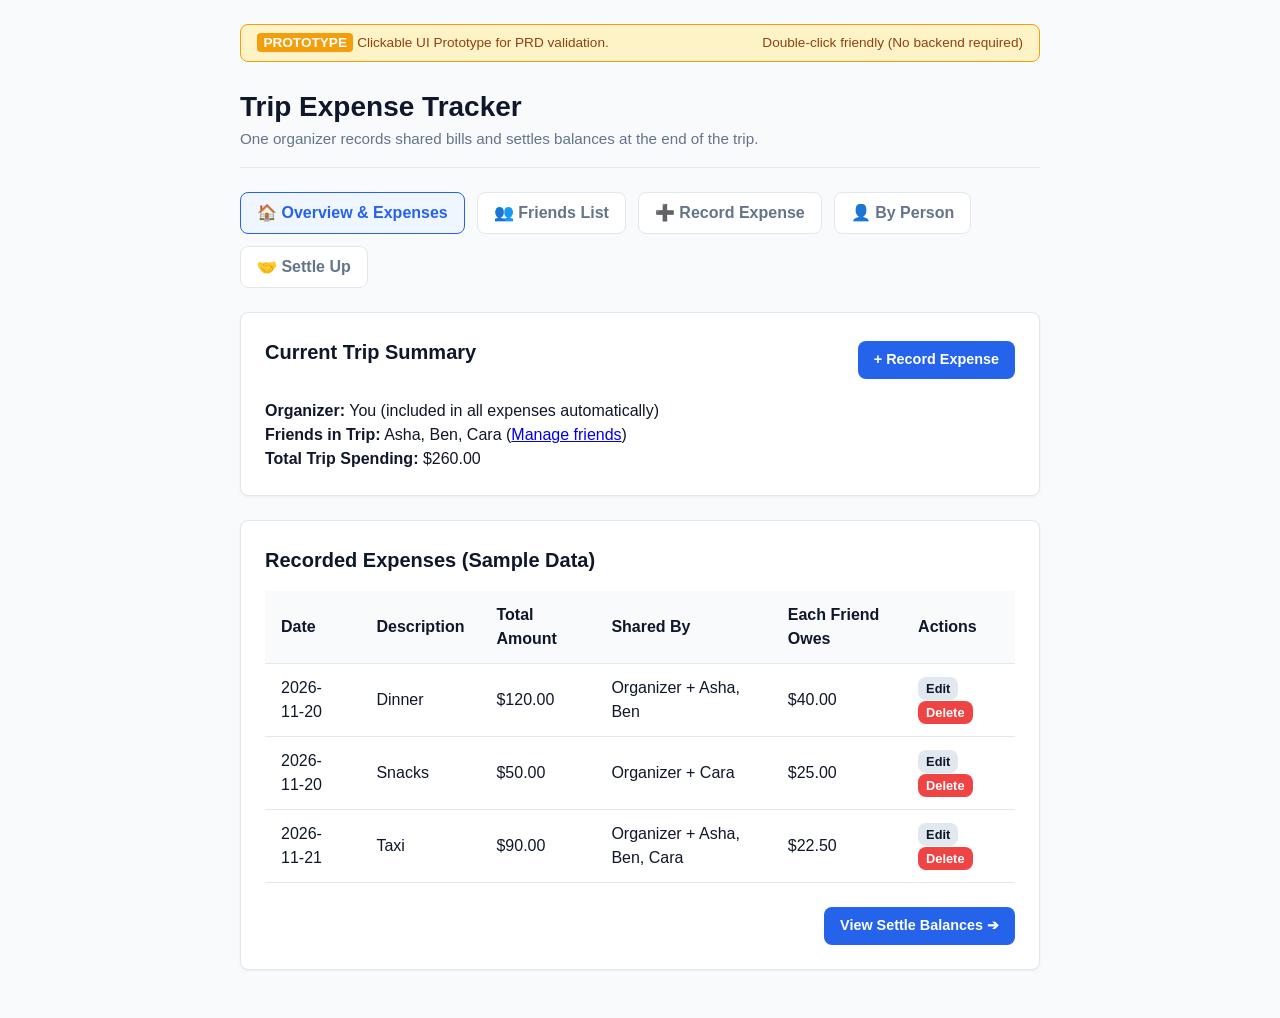
<file: prototype/index.html>
<!DOCTYPE html>
<html lang="en">
<head>
  <meta charset="utf-8">
  <title>Trip Expense Tracker — Prototype</title>
  <link rel="stylesheet" href="style.css">
</head>
<body>
  <div class="container">
    <div class="prototype-banner">
      <span><span class="prototype-tag">PROTOTYPE</span> Clickable UI Prototype for PRD validation.</span>
      <span>Double-click friendly (No backend required)</span>
    </div>

    <header class="page-header">
      <h1>Trip Expense Tracker</h1>
      <p class="subtitle">One organizer records shared bills and settles balances at the end of the trip.</p>
    </header>

    <nav class="nav-bar">
      <a href="index.html" class="nav-link active">🏠 Overview & Expenses</a>
      <a href="friends.html" class="nav-link">👥 Friends List</a>
      <a href="add-expense.html" class="nav-link">➕ Record Expense</a>
      <a href="by-person.html" class="nav-link">👤 By Person</a>
      <a href="settle.html" class="nav-link">🤝 Settle Up</a>
    </nav>

    <div class="card">
      <div style="display: flex; justify-content: space-between; align-items: center; margin-bottom: 1rem;">
        <h2>Current Trip Summary</h2>
        <a href="add-expense.html" class="btn">+ Record Expense</a>
      </div>
      <p><strong>Organizer:</strong> You (included in all expenses automatically)</p>
      <p><strong>Friends in Trip:</strong> Asha, Ben, Cara (<a href="friends.html">Manage friends</a>)</p>
      <p><strong>Total Trip Spending:</strong> $260.00</p>
    </div>

    <div class="card">
      <h2>Recorded Expenses (Sample Data)</h2>
      <table class="table">
        <thead>
          <tr>
            <th>Date</th>
            <th>Description</th>
            <th>Total Amount</th>
            <th>Shared By</th>
            <th>Each Friend Owes</th>
            <th>Actions</th>
          </tr>
        </thead>
        <tbody>
          <tr>
            <td>2026-11-20</td>
            <td>Dinner</td>
            <td>$120.00</td>
            <td>Organizer + Asha, Ben</td>
            <td>$40.00</td>
            <td>
              <button class="btn btn-secondary btn-sm" onclick="alert('Prototype: Edit expense modal')">Edit</button>
              <button class="btn btn-danger btn-sm" onclick="alert('Prototype: Delete expense')">Delete</button>
            </td>
          </tr>
          <tr>
            <td>2026-11-20</td>
            <td>Snacks</td>
            <td>$50.00</td>
            <td>Organizer + Cara</td>
            <td>$25.00</td>
            <td>
              <button class="btn btn-secondary btn-sm" onclick="alert('Prototype: Edit expense modal')">Edit</button>
              <button class="btn btn-danger btn-sm" onclick="alert('Prototype: Delete expense')">Delete</button>
            </td>
          </tr>
          <tr>
            <td>2026-11-21</td>
            <td>Taxi</td>
            <td>$90.00</td>
            <td>Organizer + Asha, Ben, Cara</td>
            <td>$22.50</td>
            <td>
              <button class="btn btn-secondary btn-sm" onclick="alert('Prototype: Edit expense modal')">Edit</button>
              <button class="btn btn-danger btn-sm" onclick="alert('Prototype: Delete expense')">Delete</button>
            </td>
          </tr>
        </tbody>
      </table>
      <div style="margin-top: 1.5rem; text-align: right;">
        <a href="settle.html" class="btn">View Settle Balances ➔</a>
      </div>
    </div>
  </div>
</body>
</html>
</file>
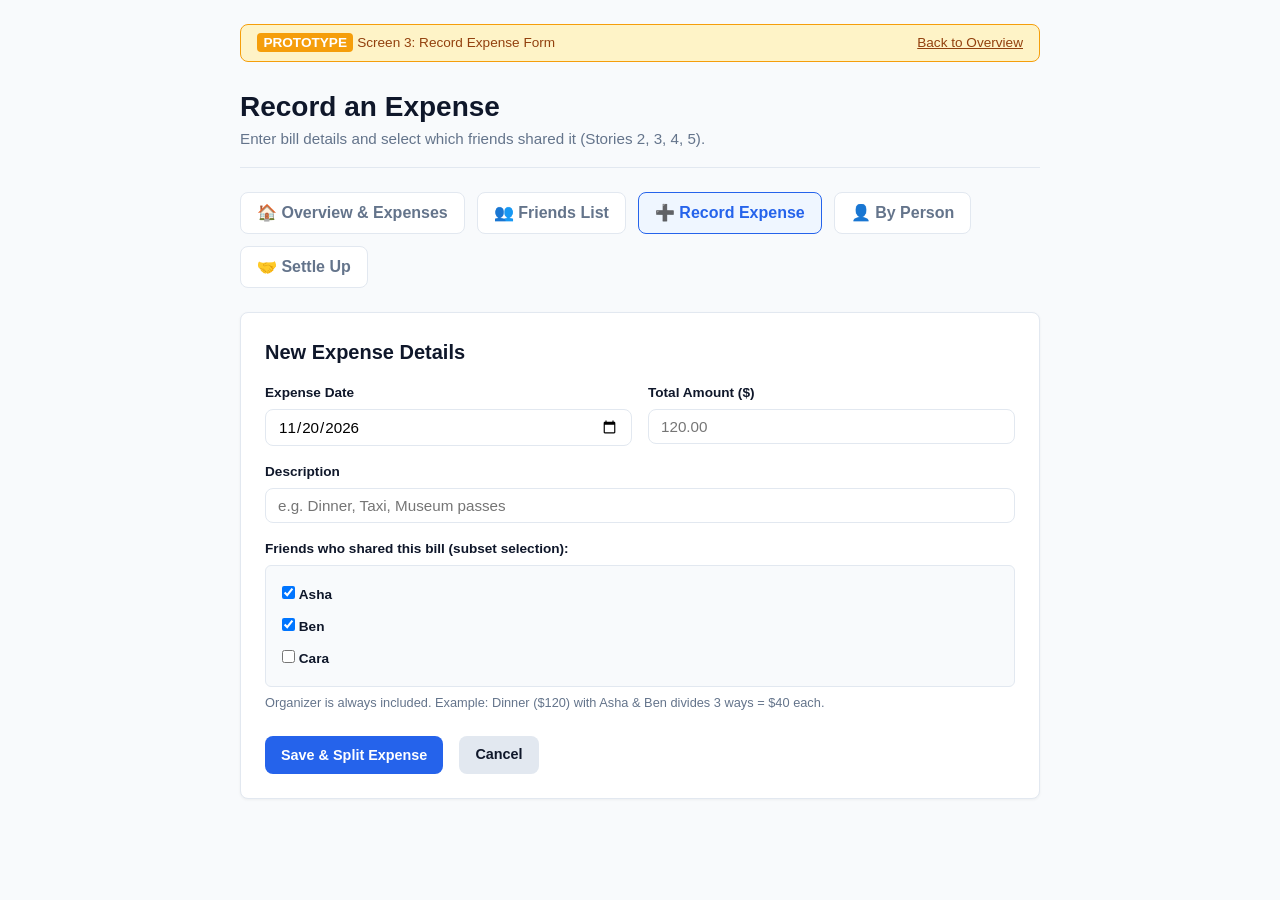
<file: prototype/add-expense.html>
<!DOCTYPE html>
<html lang="en">
<head>
  <meta charset="utf-8">
  <title>Record Expense — Prototype</title>
  <link rel="stylesheet" href="style.css">
</head>
<body>
  <div class="container">
    <div class="prototype-banner">
      <span><span class="prototype-tag">PROTOTYPE</span> Screen 3: Record Expense Form</span>
      <a href="index.html" style="color: inherit; text-decoration: underline;">Back to Overview</a>
    </div>

    <header class="page-header">
      <h1>Record an Expense</h1>
      <p class="subtitle">Enter bill details and select which friends shared it (Stories 2, 3, 4, 5).</p>
    </header>

    <nav class="nav-bar">
      <a href="index.html" class="nav-link">🏠 Overview & Expenses</a>
      <a href="friends.html" class="nav-link">👥 Friends List</a>
      <a href="add-expense.html" class="nav-link active">➕ Record Expense</a>
      <a href="by-person.html" class="nav-link">👤 By Person</a>
      <a href="settle.html" class="nav-link">🤝 Settle Up</a>
    </nav>

    <div class="card">
      <h2>New Expense Details</h2>
      <form onsubmit="event.preventDefault(); alert('Prototype: Expense saved! Redirecting to Overview.'); window.location.href='index.html';">
        <div class="row">
          <div class="form-group" style="flex: 1;">
            <label for="date">Expense Date</label>
            <input type="date" id="date" value="2026-11-20" required>
          </div>
          <div class="form-group" style="flex: 1;">
            <label for="amount">Total Amount ($)</label>
            <input type="number" id="amount" step="0.01" min="0.01" placeholder="120.00" required>
          </div>
        </div>

        <div class="form-group">
          <label for="desc">Description</label>
          <input type="text" id="desc" placeholder="e.g. Dinner, Taxi, Museum passes" required>
        </div>

        <div class="form-group">
          <label>Friends who shared this bill (subset selection):</label>
          <div style="background: #f8fafc; padding: 1rem; border: 1px solid var(--border); border-radius: 6px;">
            <div style="margin-bottom: 0.5rem;">
              <label style="display: inline; font-weight: normal;">
                <input type="checkbox" checked> <strong>Asha</strong>
              </label>
            </div>
            <div style="margin-bottom: 0.5rem;">
              <label style="display: inline; font-weight: normal;">
                <input type="checkbox" checked> <strong>Ben</strong>
              </label>
            </div>
            <div>
              <label style="display: inline; font-weight: normal;">
                <input type="checkbox"> <strong>Cara</strong>
              </label>
            </div>
          </div>
          <p class="hint">Organizer is always included. Example: Dinner ($120) with Asha & Ben divides 3 ways = $40 each.</p>
        </div>

        <div style="margin-top: 1.5rem; display: flex; gap: 1rem;">
          <button type="submit" class="btn">Save & Split Expense</button>
          <a href="index.html" class="btn btn-secondary">Cancel</a>
        </div>
      </form>
    </div>
  </div>
</body>
</html>
</file>
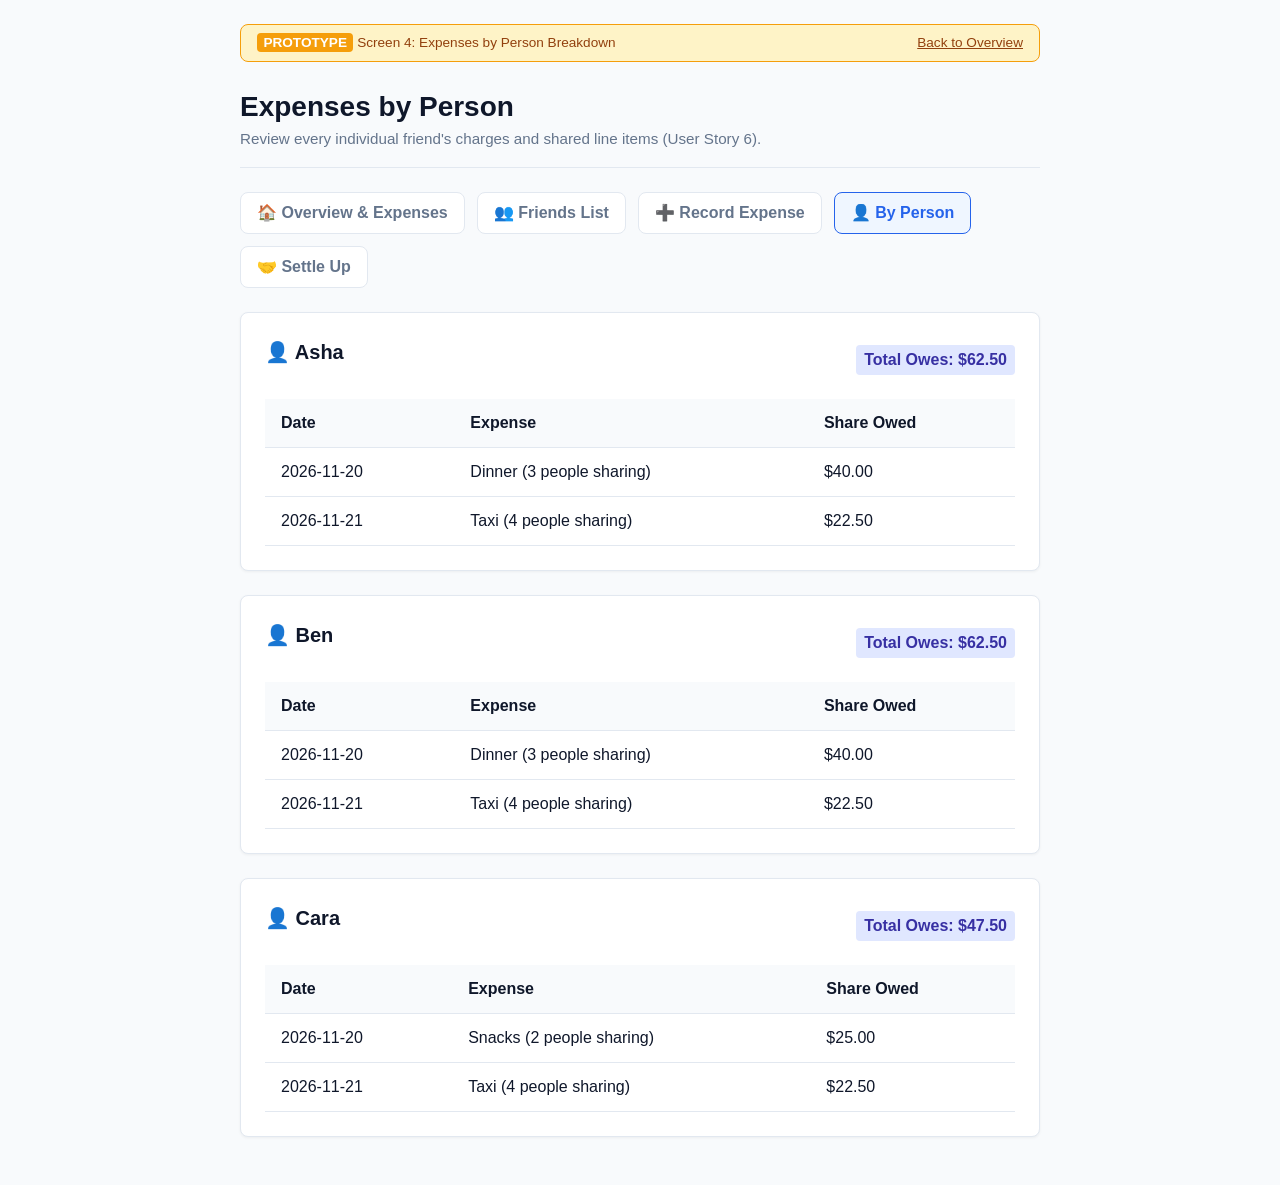
<file: prototype/by-person.html>
<!DOCTYPE html>
<html lang="en">
<head>
  <meta charset="utf-8">
  <title>Expenses by Person — Prototype</title>
  <link rel="stylesheet" href="style.css">
</head>
<body>
  <div class="container">
    <div class="prototype-banner">
      <span><span class="prototype-tag">PROTOTYPE</span> Screen 4: Expenses by Person Breakdown</span>
      <a href="index.html" style="color: inherit; text-decoration: underline;">Back to Overview</a>
    </div>

    <header class="page-header">
      <h1>Expenses by Person</h1>
      <p class="subtitle">Review every individual friend's charges and shared line items (User Story 6).</p>
    </header>

    <nav class="nav-bar">
      <a href="index.html" class="nav-link">🏠 Overview & Expenses</a>
      <a href="friends.html" class="nav-link">👥 Friends List</a>
      <a href="add-expense.html" class="nav-link">➕ Record Expense</a>
      <a href="by-person.html" class="nav-link active">👤 By Person</a>
      <a href="settle.html" class="nav-link">🤝 Settle Up</a>
    </nav>

    <!-- Person 1: Asha -->
    <div class="card">
      <div style="display: flex; justify-content: space-between; align-items: center;">
        <h2>👤 Asha</h2>
        <span class="badge" style="font-size: 1rem;">Total Owes: $62.50</span>
      </div>
      <table class="table">
        <thead>
          <tr>
            <th>Date</th>
            <th>Expense</th>
            <th>Share Owed</th>
          </tr>
        </thead>
        <tbody>
          <tr>
            <td>2026-11-20</td>
            <td>Dinner (3 people sharing)</td>
            <td>$40.00</td>
          </tr>
          <tr>
            <td>2026-11-21</td>
            <td>Taxi (4 people sharing)</td>
            <td>$22.50</td>
          </tr>
        </tbody>
      </table>
    </div>

    <!-- Person 2: Ben -->
    <div class="card">
      <div style="display: flex; justify-content: space-between; align-items: center;">
        <h2>👤 Ben</h2>
        <span class="badge" style="font-size: 1rem;">Total Owes: $62.50</span>
      </div>
      <table class="table">
        <thead>
          <tr>
            <th>Date</th>
            <th>Expense</th>
            <th>Share Owed</th>
          </tr>
        </thead>
        <tbody>
          <tr>
            <td>2026-11-20</td>
            <td>Dinner (3 people sharing)</td>
            <td>$40.00</td>
          </tr>
          <tr>
            <td>2026-11-21</td>
            <td>Taxi (4 people sharing)</td>
            <td>$22.50</td>
          </tr>
        </tbody>
      </table>
    </div>

    <!-- Person 3: Cara -->
    <div class="card">
      <div style="display: flex; justify-content: space-between; align-items: center;">
        <h2>👤 Cara</h2>
        <span class="badge" style="font-size: 1rem;">Total Owes: $47.50</span>
      </div>
      <table class="table">
        <thead>
          <tr>
            <th>Date</th>
            <th>Expense</th>
            <th>Share Owed</th>
          </tr>
        </thead>
        <tbody>
          <tr>
            <td>2026-11-20</td>
            <td>Snacks (2 people sharing)</td>
            <td>$25.00</td>
          </tr>
          <tr>
            <td>2026-11-21</td>
            <td>Taxi (4 people sharing)</td>
            <td>$22.50</td>
          </tr>
        </tbody>
      </table>
    </div>
  </div>
</body>
</html>
</file>
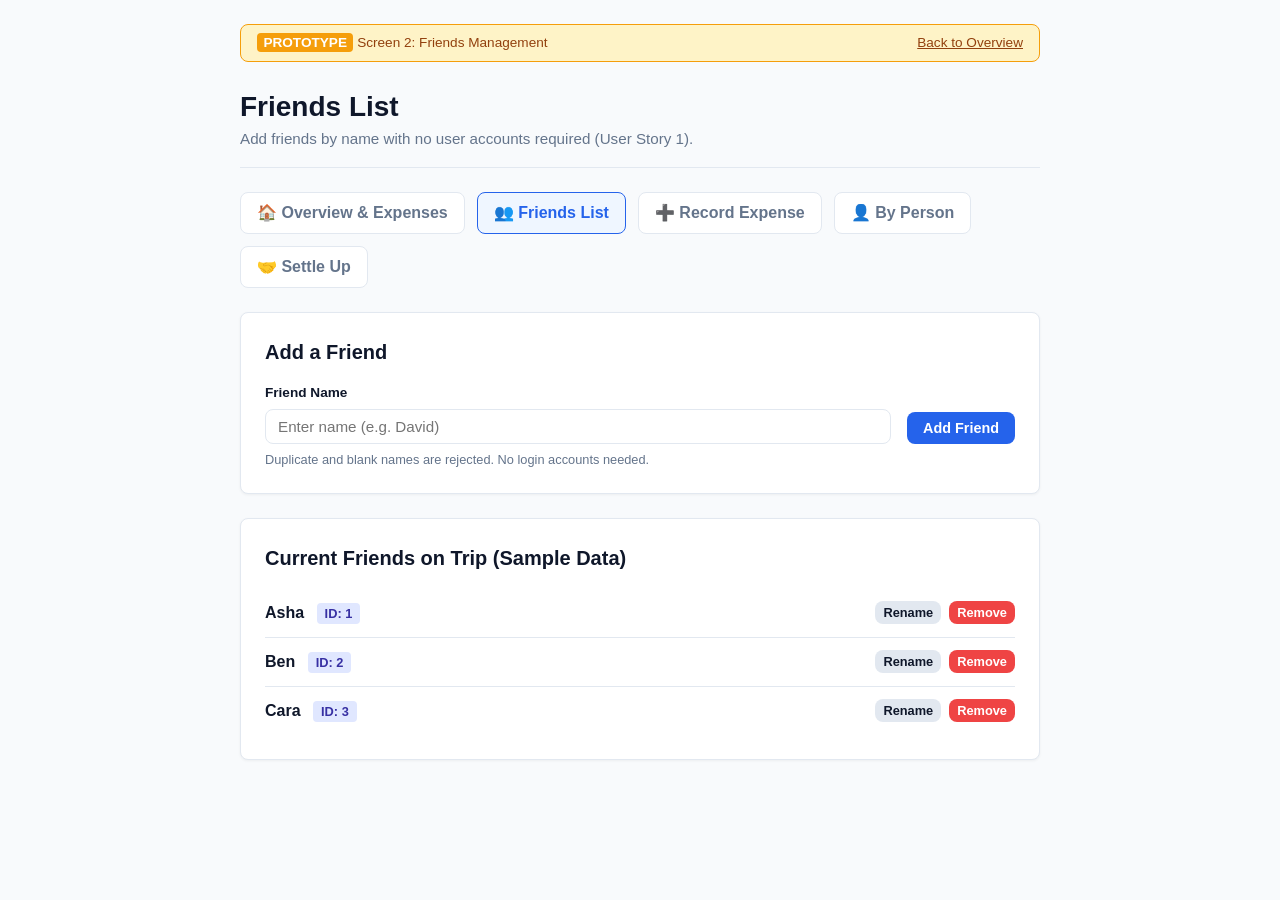
<file: prototype/friends.html>
<!DOCTYPE html>
<html lang="en">
<head>
  <meta charset="utf-8">
  <title>Friends Management — Prototype</title>
  <link rel="stylesheet" href="style.css">
</head>
<body>
  <div class="container">
    <div class="prototype-banner">
      <span><span class="prototype-tag">PROTOTYPE</span> Screen 2: Friends Management</span>
      <a href="index.html" style="color: inherit; text-decoration: underline;">Back to Overview</a>
    </div>

    <header class="page-header">
      <h1>Friends List</h1>
      <p class="subtitle">Add friends by name with no user accounts required (User Story 1).</p>
    </header>

    <nav class="nav-bar">
      <a href="index.html" class="nav-link">🏠 Overview & Expenses</a>
      <a href="friends.html" class="nav-link active">👥 Friends List</a>
      <a href="add-expense.html" class="nav-link">➕ Record Expense</a>
      <a href="by-person.html" class="nav-link">👤 By Person</a>
      <a href="settle.html" class="nav-link">🤝 Settle Up</a>
    </nav>

    <!-- Add Friend Card -->
    <div class="card">
      <h2>Add a Friend</h2>
      <form onsubmit="event.preventDefault(); alert('Prototype: Added ' + document.getElementById('name').value); location.reload();">
        <div class="row">
          <div style="flex: 1;">
            <label for="name">Friend Name</label>
            <input type="text" id="name" placeholder="Enter name (e.g. David)" required>
          </div>
          <div style="align-self: flex-end;">
            <button type="submit" class="btn">Add Friend</button>
          </div>
        </div>
        <p class="hint">Duplicate and blank names are rejected. No login accounts needed.</p>
      </form>
    </div>

    <!-- Friends List Card -->
    <div class="card">
      <h2>Current Friends on Trip (Sample Data)</h2>
      <ul class="list-group">
        <li class="list-item">
          <div>
            <strong>Asha</strong>
            <span class="badge" style="margin-left: 0.5rem;">ID: 1</span>
          </div>
          <div class="actions-row">
            <button class="btn btn-secondary btn-sm" onclick="prompt('Rename Asha to:', 'Asha')">Rename</button>
            <button class="btn btn-danger btn-sm" onclick="alert('Prototype: Remove Asha')">Remove</button>
          </div>
        </li>
        <li class="list-item">
          <div>
            <strong>Ben</strong>
            <span class="badge" style="margin-left: 0.5rem;">ID: 2</span>
          </div>
          <div class="actions-row">
            <button class="btn btn-secondary btn-sm" onclick="prompt('Rename Ben to:', 'Ben')">Rename</button>
            <button class="btn btn-danger btn-sm" onclick="alert('Prototype: Remove Ben')">Remove</button>
          </div>
        </li>
        <li class="list-item">
          <div>
            <strong>Cara</strong>
            <span class="badge" style="margin-left: 0.5rem;">ID: 3</span>
          </div>
          <div class="actions-row">
            <button class="btn btn-secondary btn-sm" onclick="prompt('Rename Cara to:', 'Cara')">Rename</button>
            <button class="btn btn-danger btn-sm" onclick="alert('Prototype: Remove Cara')">Remove</button>
          </div>
        </li>
      </ul>
    </div>
  </div>
</body>
</html>
</file>
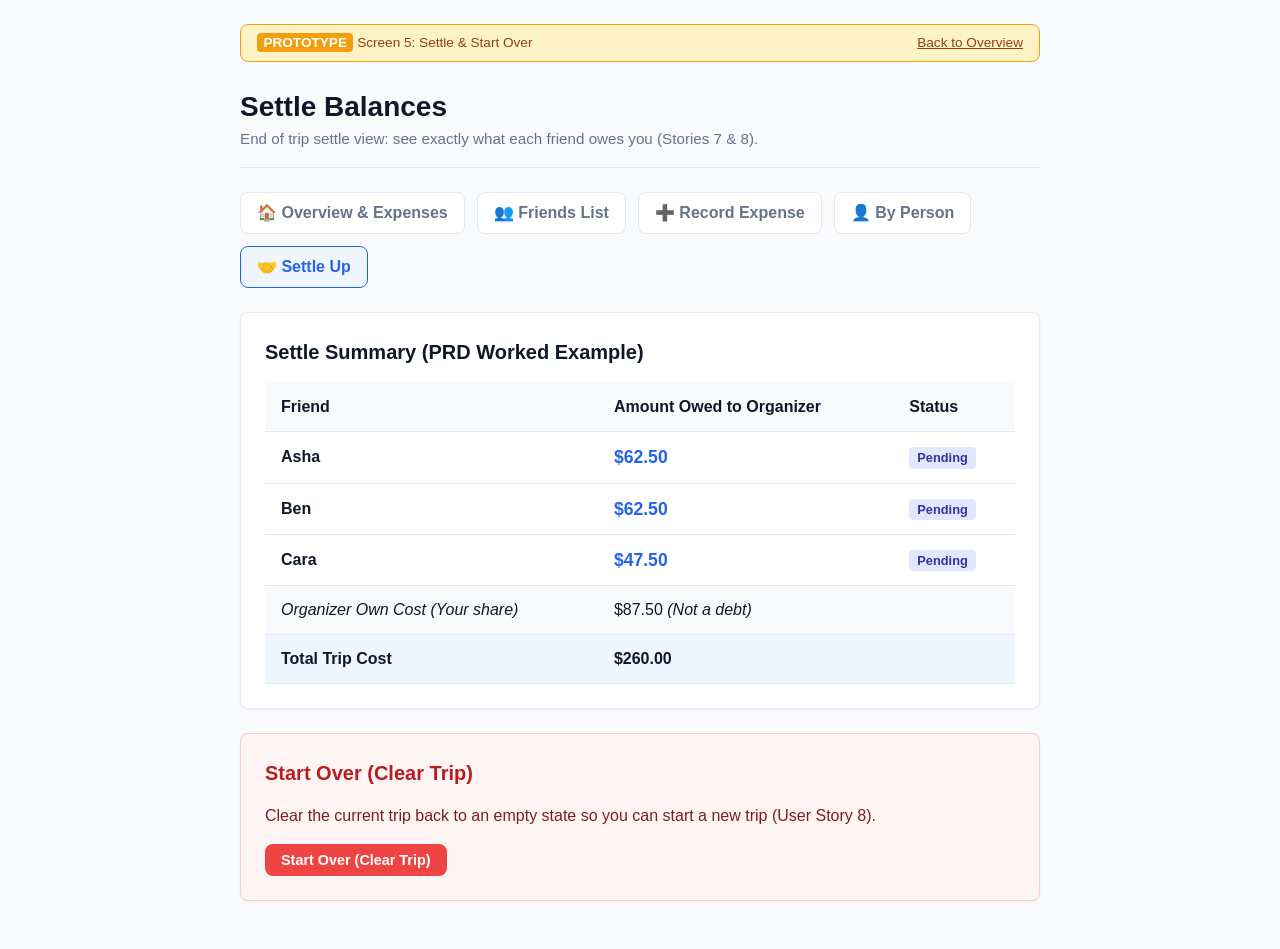
<file: prototype/settle.html>
<!DOCTYPE html>
<html lang="en">
<head>
  <meta charset="utf-8">
  <title>Settle Up — Prototype</title>
  <link rel="stylesheet" href="style.css">
</head>
<body>
  <div class="container">
    <div class="prototype-banner">
      <span><span class="prototype-tag">PROTOTYPE</span> Screen 5: Settle & Start Over</span>
      <a href="index.html" style="color: inherit; text-decoration: underline;">Back to Overview</a>
    </div>

    <header class="page-header">
      <h1>Settle Balances</h1>
      <p class="subtitle">End of trip settle view: see exactly what each friend owes you (Stories 7 & 8).</p>
    </header>

    <nav class="nav-bar">
      <a href="index.html" class="nav-link">🏠 Overview & Expenses</a>
      <a href="friends.html" class="nav-link">👥 Friends List</a>
      <a href="add-expense.html" class="nav-link">➕ Record Expense</a>
      <a href="by-person.html" class="nav-link">👤 By Person</a>
      <a href="settle.html" class="nav-link active">🤝 Settle Up</a>
    </nav>

    <!-- Settle Results Card -->
    <div class="card">
      <h2>Settle Summary (PRD Worked Example)</h2>
      <table class="table">
        <thead>
          <tr>
            <th>Friend</th>
            <th>Amount Owed to Organizer</th>
            <th>Status</th>
          </tr>
        </thead>
        <tbody>
          <tr>
            <td><strong>Asha</strong></td>
            <td><strong style="color: #2563eb; font-size: 1.1rem;">$62.50</strong></td>
            <td><span class="badge">Pending</span></td>
          </tr>
          <tr>
            <td><strong>Ben</strong></td>
            <td><strong style="color: #2563eb; font-size: 1.1rem;">$62.50</strong></td>
            <td><span class="badge">Pending</span></td>
          </tr>
          <tr>
            <td><strong>Cara</strong></td>
            <td><strong style="color: #2563eb; font-size: 1.1rem;">$47.50</strong></td>
            <td><span class="badge">Pending</span></td>
          </tr>
          <tr style="background: #f8fafc;">
            <td><em>Organizer Own Cost (Your share)</em></td>
            <td colspan="2">$87.50 <em>(Not a debt)</em></td>
          </tr>
          <tr style="background: #eff6ff; font-weight: bold;">
            <td>Total Trip Cost</td>
            <td colspan="2">$260.00</td>
          </tr>
        </tbody>
      </table>
    </div>

    <!-- Start Over Card -->
    <div class="card" style="border-color: #fecaca; background: #fff5f5;">
      <h2 style="color: #b91c1c;">Start Over (Clear Trip)</h2>
      <p style="color: #7f1d1d; margin-bottom: 1rem;">
        Clear the current trip back to an empty state so you can start a new trip (User Story 8).
      </p>
      <button class="btn btn-danger" onclick="if(confirm('Clear every friend and expense on this trip?')) { alert('Trip cleared!'); window.location.href='index.html'; }">
        Start Over (Clear Trip)
      </button>
    </div>
  </div>
</body>
</html>
</file>
<file: prototype/style.css>
/* Prototype Shared Stylesheet — Plain CSS, No External Dependencies */
:root {
  --primary: #2563eb;
  --primary-hover: #1d4ed8;
  --bg-page: #f8fafc;
  --bg-card: #ffffff;
  --border: #e2e8f0;
  --text-main: #0f172a;
  --text-muted: #64748b;
  --danger: #ef4444;
  --danger-hover: #dc2626;
  --success: #10b981;
  --radius: 8px;
}

* {
  box-sizing: border-box;
  margin: 0;
  padding: 0;
}

body {
  font-family: -apple-system, BlinkMacSystemFont, "Segoe UI", Roboto, Helvetica, Arial, sans-serif;
  background-color: var(--bg-page);
  color: var(--text-main);
  line-height: 1.5;
  padding: 1.5rem;
}

.prototype-banner {
  background-color: #fef3c7;
  border: 1px solid #f59e0b;
  color: #92400e;
  padding: 0.5rem 1rem;
  border-radius: var(--radius);
  font-size: 0.85rem;
  margin-bottom: 1.5rem;
  display: flex;
  justify-content: space-between;
  align-items: center;
}

.prototype-tag {
  font-weight: 700;
  background-color: #f59e0b;
  color: white;
  padding: 0.15rem 0.4rem;
  border-radius: 4px;
}

.container {
  max-width: 800px;
  margin: 0 auto;
}

header.page-header {
  margin-bottom: 1.5rem;
  border-bottom: 1px solid var(--border);
  padding-bottom: 1rem;
}

h1 {
  font-size: 1.75rem;
  color: var(--text-main);
}

.subtitle {
  color: var(--text-muted);
  font-size: 0.95rem;
}

nav.nav-bar {
  display: flex;
  gap: 0.75rem;
  margin-bottom: 1.5rem;
  flex-wrap: wrap;
}

.nav-link {
  text-decoration: none;
  color: var(--text-muted);
  font-weight: 600;
  padding: 0.5rem 1rem;
  border-radius: var(--radius);
  background: white;
  border: 1px solid var(--border);
  transition: all 0.15s ease;
}

.nav-link:hover, .nav-link.active {
  color: var(--primary);
  border-color: var(--primary);
  background: #eff6ff;
}

.card {
  background: var(--bg-card);
  border: 1px solid var(--border);
  border-radius: var(--radius);
  padding: 1.5rem;
  margin-bottom: 1.5rem;
  box-shadow: 0 1px 3px rgba(0,0,0,0.05);
}

.card h2 {
  font-size: 1.25rem;
  margin-bottom: 1rem;
}

.btn {
  display: inline-block;
  background-color: var(--primary);
  color: white;
  text-decoration: none;
  border: none;
  padding: 0.5rem 1rem;
  border-radius: var(--radius);
  font-weight: 600;
  cursor: pointer;
  font-size: 0.9rem;
}

.btn:hover {
  background-color: var(--primary-hover);
}

.btn-danger {
  background-color: var(--danger);
}

.btn-danger:hover {
  background-color: var(--danger-hover);
}

.btn-secondary {
  background-color: #e2e8f0;
  color: var(--text-main);
}

.btn-secondary:hover {
  background-color: #cbd5e1;
}

.btn-sm {
  padding: 0.25rem 0.5rem;
  font-size: 0.8rem;
}

.form-group {
  margin-bottom: 1rem;
}

label {
  display: block;
  font-weight: 600;
  font-size: 0.85rem;
  margin-bottom: 0.35rem;
}

input[type="text"], input[type="date"], input[type="number"], select {
  width: 100%;
  padding: 0.5rem 0.75rem;
  border: 1px solid var(--border);
  border-radius: var(--radius);
  font-size: 0.95rem;
  font-family: inherit;
}

.row {
  display: flex;
  gap: 1rem;
}

.table {
  width: 100%;
  border-collapse: collapse;
  margin-top: 1rem;
}

.table th, .table td {
  padding: 0.75rem 1rem;
  border-bottom: 1px solid var(--border);
  text-align: left;
}

.table th {
  background-color: #f8fafc;
  font-weight: 600;
}

.list-group {
  list-style: none;
}

.list-item {
  display: flex;
  justify-content: space-between;
  align-items: center;
  padding: 0.75rem 0;
  border-bottom: 1px solid var(--border);
}

.list-item:last-child {
  border-bottom: none;
}

.badge {
  background: #e0e7ff;
  color: #3730a3;
  padding: 0.2rem 0.5rem;
  border-radius: 4px;
  font-size: 0.8rem;
  font-weight: 600;
}

.hint {
  font-size: 0.8rem;
  color: var(--text-muted);
  margin-top: 0.35rem;
}

.actions-row {
  display: flex;
  gap: 0.5rem;
}
</file>
